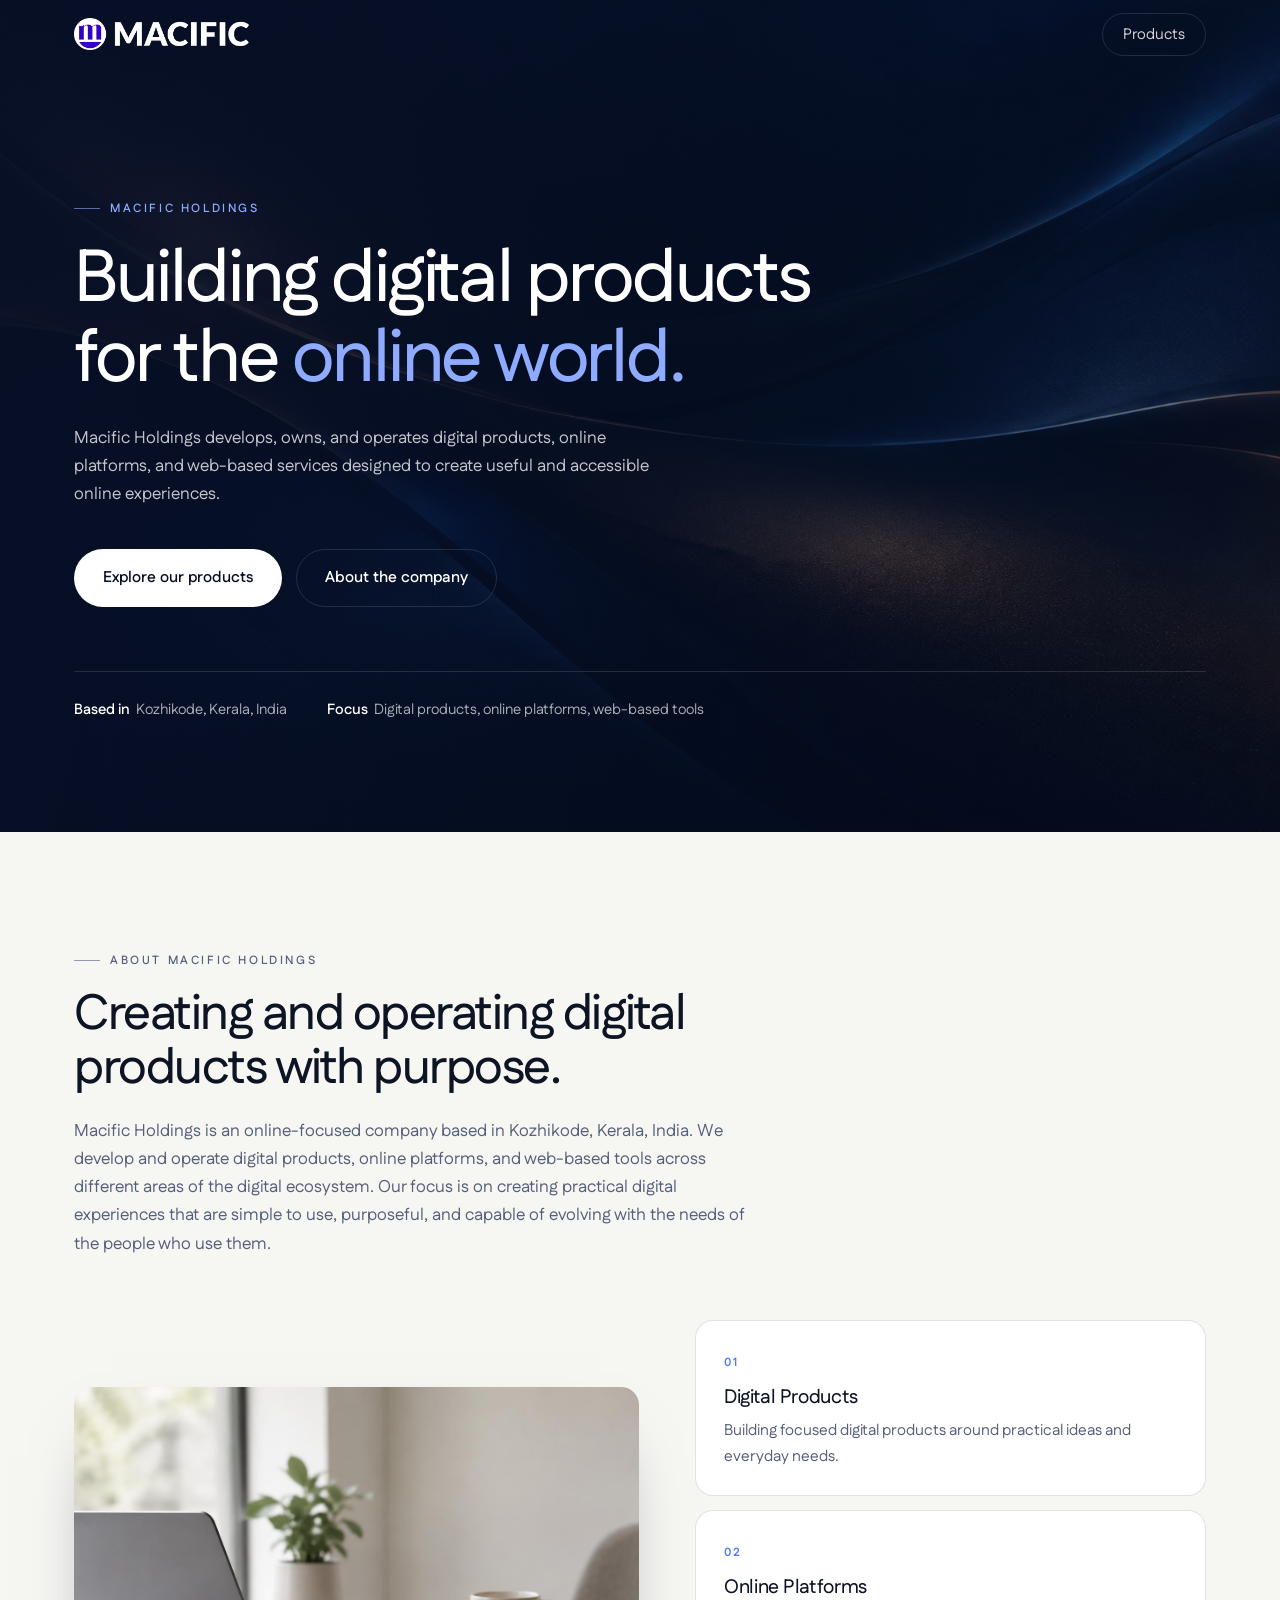
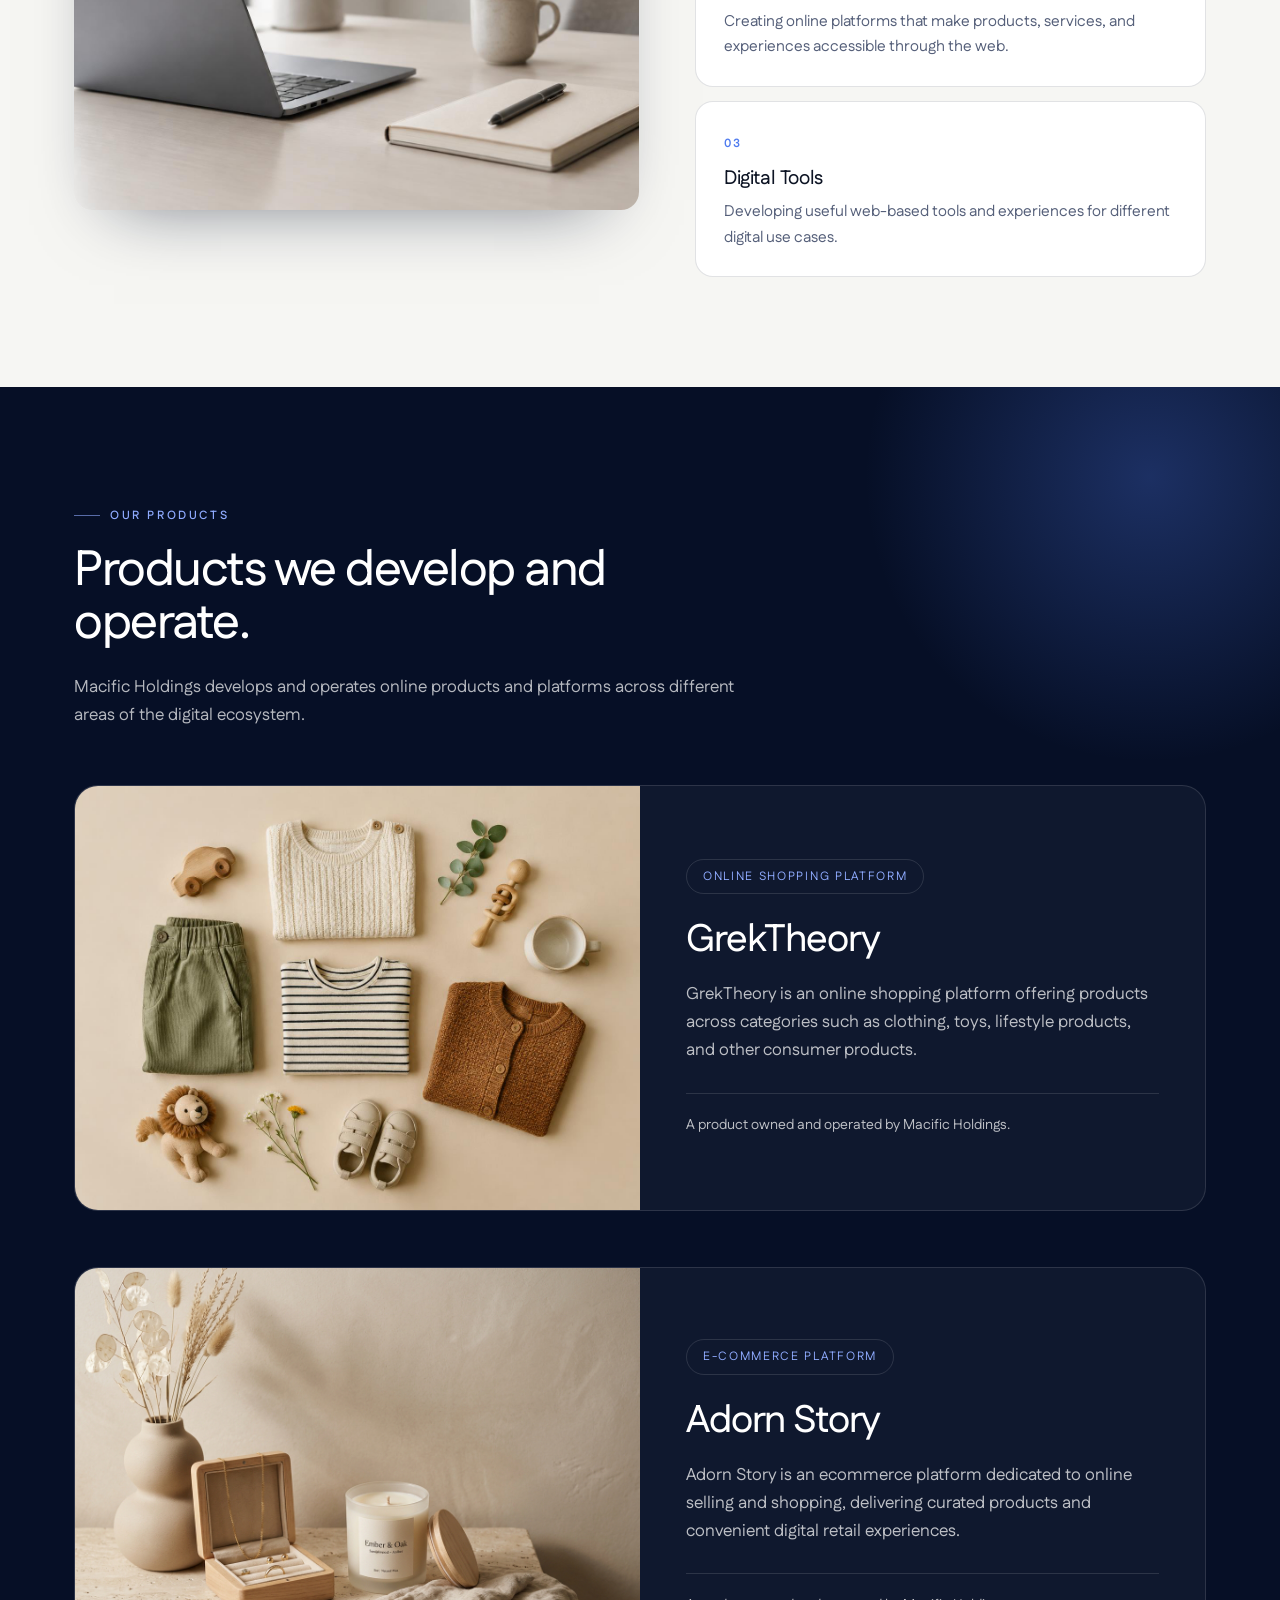
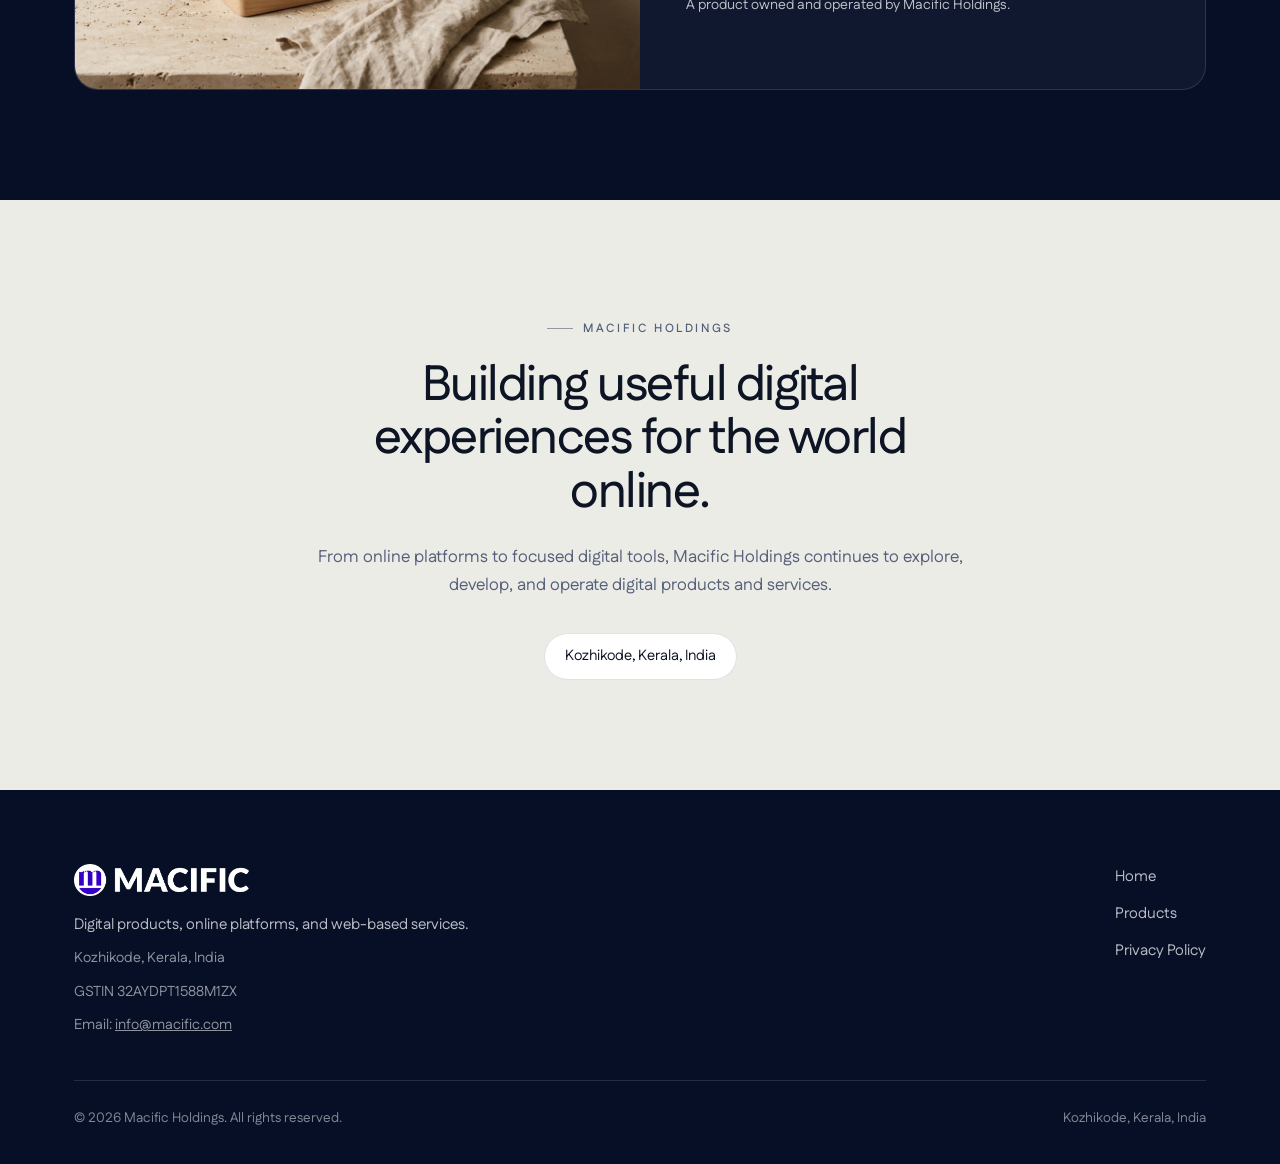
<file: index.html>
<!doctype html>
<html lang="en">

<head>
  <!-- Google tag (gtag.js) -->
  <script async src="https://www.googletagmanager.com/gtag/js?id=G-NNDJZKBCLQ"></script>
  <script>
    window.dataLayer = window.dataLayer || [];
    function gtag() { dataLayer.push(arguments); }
    gtag('js', new Date());

    gtag('config', 'G-NNDJZKBCLQ');
  </script>
  <meta charset="utf-8" />
  <meta name="viewport" content="width=device-width, initial-scale=1" />
  <meta name="facebook-domain-verification" content="76t2jqj9ivnt1dyz52uxk2xew7qopx" />
  <title>Macific Holdings | Digital Products &amp; Online Services in Kozhikode, Kerala</title>
  <meta name="description"
    content="Macific Holdings is a digital products and online services company based in Kozhikode, Kerala, developing and operating online platforms, digital tools, and products such as GrekTheory and Adorn Story." />
  <meta name="robots" content="index, follow" />
  <meta name="googlebot" content="index, follow" />
  <link rel="canonical" href="https://macific.com/" />

  <!-- Open Graph -->
  <meta property="og:site_name" content="Macific Holdings" />
  <meta property="og:title" content="Macific Holdings | Digital Products & Online Services in Kozhikode, Kerala" />
  <meta property="og:description"
    content="Macific Holdings develops, owns, and operates digital products, online platforms, and web-based tools, including GrekTheory and Adorn Story, from Kozhikode, Kerala, India." />
  <meta property="og:type" content="website" />
  <meta property="og:url" content="https://macific.com/" />
  <meta property="og:locale" content="en_IN" />
  <meta property="og:image" content="https://macific.com/images/about.jpg" />
  <meta property="og:image:alt" content="Macific Holdings — digital products and online services" />

  <!-- Twitter -->
  <meta name="twitter:card" content="summary_large_image" />
  <meta name="twitter:title" content="Macific Holdings | Digital Products & Online Services in Kozhikode, Kerala" />
  <meta name="twitter:description"
    content="Macific Holdings develops, owns, and operates digital products, online platforms, and web-based tools, including GrekTheory and Adorn Story." />
  <meta name="twitter:image" content="https://macific.com/images/about.jpg" />

  <link rel="icon" type="image/png" href="/favicon-96x96.png" sizes="96x96" />
  <link rel="icon" type="image/svg+xml" href="/favicon.svg" />
  <link rel="shortcut icon" href="/favicon.ico" />
  <link rel="apple-touch-icon" sizes="180x180" href="/apple-touch-icon.png" />
  <meta name="apple-mobile-web-app-title" content="Macific Holdings" />
  <link rel="manifest" href="/site.webmanifest" />
  <link rel="preconnect" href="https://fonts.googleapis.com" />
  <link rel="preconnect" href="https://fonts.gstatic.com" crossorigin />
  <link href="https://fonts.googleapis.com/css2?family=Fustat:wght@300;400;500;600;700&display=swap" rel="stylesheet" />
  <link rel="stylesheet" href="/styles.css" />

  <script type="application/ld+json">
      {
        "@context": "https://schema.org",
        "@type": "Organization",
        "@id": "https://macific.com/#organization",
        "name": "Macific Holdings",
        "url": "https://macific.com/",
        "logo": "https://macific.com/images/macific-logo.png",
        "description": "Macific Holdings is an online service and digital products company that develops, owns, and operates online platforms, digital products, and web-based tools.",
        "address": {
          "@type": "PostalAddress",
          "addressLocality": "Kozhikode",
          "addressRegion": "Kerala",
          "addressCountry": "IN"
        },
        "brand": [
          {
            "@type": "Brand",
            "name": "GrekTheory",
            "description": "GrekTheory is an online shopping platform offering clothing, toys, lifestyle products, and other consumer products.",
            "parentOrganization": {
              "@id": "https://macific.com/#organization"
            }
          },
          {
            "@type": "Brand",
            "name": "Adorn Story",
            "description": "Adorn Story is an ecommerce platform for online shopping and selling.",
            "parentOrganization": {
              "@id": "https://macific.com/#organization"
            }
          }
        ]
      }
    </script>
  <script type="application/ld+json">
      {
        "@context": "https://schema.org",
        "@type": "WebSite",
        "name": "Macific Holdings",
        "url": "https://macific.com/",
        "publisher": {
          "@id": "https://macific.com/#organization"
        }
      }
    </script>
</head>

<body>
  <header class="site-header" data-header>
    <div class="wrap">
      <a class="brand brand--logo" href="/index.html">
        <img src="/images/macific-logo-white.png" alt="Macific Holdings" width="218" height="40" />
      </a>
      <nav aria-label="Primary">
        <a class="nav-link" href="#products">Products</a>
      </nav>
    </div>
  </header>

  <main>
    <!-- Section 1 — Hero -->
    <section class="hero">
      <div class="hero__bg" aria-hidden="true"></div>
      <div class="hero__veil" aria-hidden="true"></div>
      <div class="wrap">
        <span class="eyebrow eyebrow--light">Macific Holdings</span>
        <h1>Building digital products for the <em>online world.</em></h1>
        <p class="hero__lede">
          Macific Holdings develops, owns, and operates digital products, online platforms, and
          web-based services designed to create useful and accessible online experiences.
        </p>
        <div class="hero__actions">
          <a class="btn btn--primary" href="#products">Explore our products</a>
          <a class="btn btn--ghost" href="#about">About the company</a>
        </div>
        <div class="hero__meta">
          <span><strong>Based in</strong> &nbsp;Kozhikode, Kerala, India</span>
          <span><strong>Focus</strong> &nbsp;Digital products, online platforms, web-based tools</span>
        </div>
      </div>
    </section>

    <!-- Section 2 — About -->
    <section class="section" id="about">
      <div class="wrap">
        <div class="section__head reveal">
          <span class="eyebrow">About Macific Holdings</span>
          <h2>Creating and operating digital products with purpose.</h2>
          <p>
            Macific Holdings is an online-focused company based in Kozhikode, Kerala, India. We
            develop and operate digital products, online platforms, and web-based tools across
            different areas of the digital ecosystem. Our focus is on creating practical digital
            experiences that are simple to use, purposeful, and capable of evolving with the needs
            of the people who use them.
          </p>
        </div>

        <div class="about__grid">
          <div class="about__media reveal">
            <img src="/images/about.jpg" alt="A calm, minimal workspace with a laptop and notebook" width="1280"
              height="960" loading="lazy" />
          </div>
          <div class="pillars">
            <article class="pillar reveal">
              <span class="pillar__idx">01</span>
              <h3>Digital Products</h3>
              <p>Building focused digital products around practical ideas and everyday needs.</p>
            </article>
            <article class="pillar reveal">
              <span class="pillar__idx">02</span>
              <h3>Online Platforms</h3>
              <p>
                Creating online platforms that make products, services, and experiences accessible
                through the web.
              </p>
            </article>
            <article class="pillar reveal">
              <span class="pillar__idx">03</span>
              <h3>Digital Tools</h3>
              <p>Developing useful web-based tools and experiences for different digital use cases.</p>
            </article>
          </div>
        </div>
      </div>
    </section>

    <!-- Section 3 — Products -->
    <section class="section products" id="products">
      <div class="wrap">
        <div class="section__head reveal">
          <span class="eyebrow eyebrow--light">Our Products</span>
          <h2>Products we develop and operate.</h2>
          <p>
            Macific Holdings develops and operates online products and platforms across different
            areas of the digital ecosystem.
          </p>
        </div>

        <article class="product-card reveal">
          <div class="product-card__media">
            <img src="/images/grektheory.jpg"
              alt="Clothing, a toy and lifestyle products arranged on a neutral background" width="1280" height="960"
              loading="lazy" />
          </div>
          <div class="product-card__body">
            <span class="tag">Online Shopping Platform</span>
            <h3>GrekTheory</h3>
            <p>
              GrekTheory is an online shopping platform offering products across categories such as
              clothing, toys, lifestyle products, and other consumer products.
            </p>
            <p class="product-card__owner">A product owned and operated by Macific Holdings.</p>
          </div>
        </article>

        <article class="product-card reveal">
          <div class="product-card__media">
            <img src="/images/adornstory.jpg"
              alt="Curated lifestyle, jewelry, and home decor products arranged on a neutral surface" width="1280" height="960"
              loading="lazy" />
          </div>
          <div class="product-card__body">
            <span class="tag">E-Commerce Platform</span>
            <h3>Adorn Story</h3>
            <p>
              Adorn Story is an ecommerce platform dedicated to online selling and shopping,
              delivering curated products and convenient digital retail experiences.
            </p>
            <p class="product-card__owner">A product owned and operated by Macific Holdings.</p>
          </div>
        </article>
      </div>
    </section>

    <!-- Section 4 — Closing -->
    <section class="section section--alt closing">
      <div class="wrap">
        <div class="inner reveal">
          <span class="eyebrow">Macific Holdings</span>
          <h2>Building useful digital experiences for the world online.</h2>
          <p>
            From online platforms to focused digital tools, Macific Holdings continues to explore,
            develop, and operate digital products and services.
          </p>
          <span class="closing__loc">Kozhikode, Kerala, India</span>
        </div>
      </div>
    </section>
  </main>

  <footer class="site-footer">
    <div class="wrap">
      <div class="footer__top">
        <div class="footer__brand">
          <a class="brand brand--logo" href="/index.html">
            <img src="/images/macific-logo-white.png" alt="Macific Holdings" width="218" height="40" loading="lazy" />
          </a>
          <p>Digital products, online platforms, and web-based services.</p>
          <address class="loc">Kozhikode, Kerala, India</address>
          <p class="loc">GSTIN 32AYDPT1588M1ZX</p>
          <p class="loc">Email: <a href="mailto:info@macific.com">info@macific.com</a></p>
        </div>
        <nav class="footer__links" aria-label="Footer">
          <a href="/index.html">Home</a>
          <a href="/index.html#products">Products</a>
          <a href="/privacy-policy.html">Privacy Policy</a>
        </nav>
      </div>
      <div class="footer__bottom">
        <span>&copy; 2026 Macific Holdings. All rights reserved.</span>
        <span>Kozhikode, Kerala, India</span>
      </div>
    </div>
  </footer>

  <script src="/main.js" defer></script>
</body>

</html>
</file>
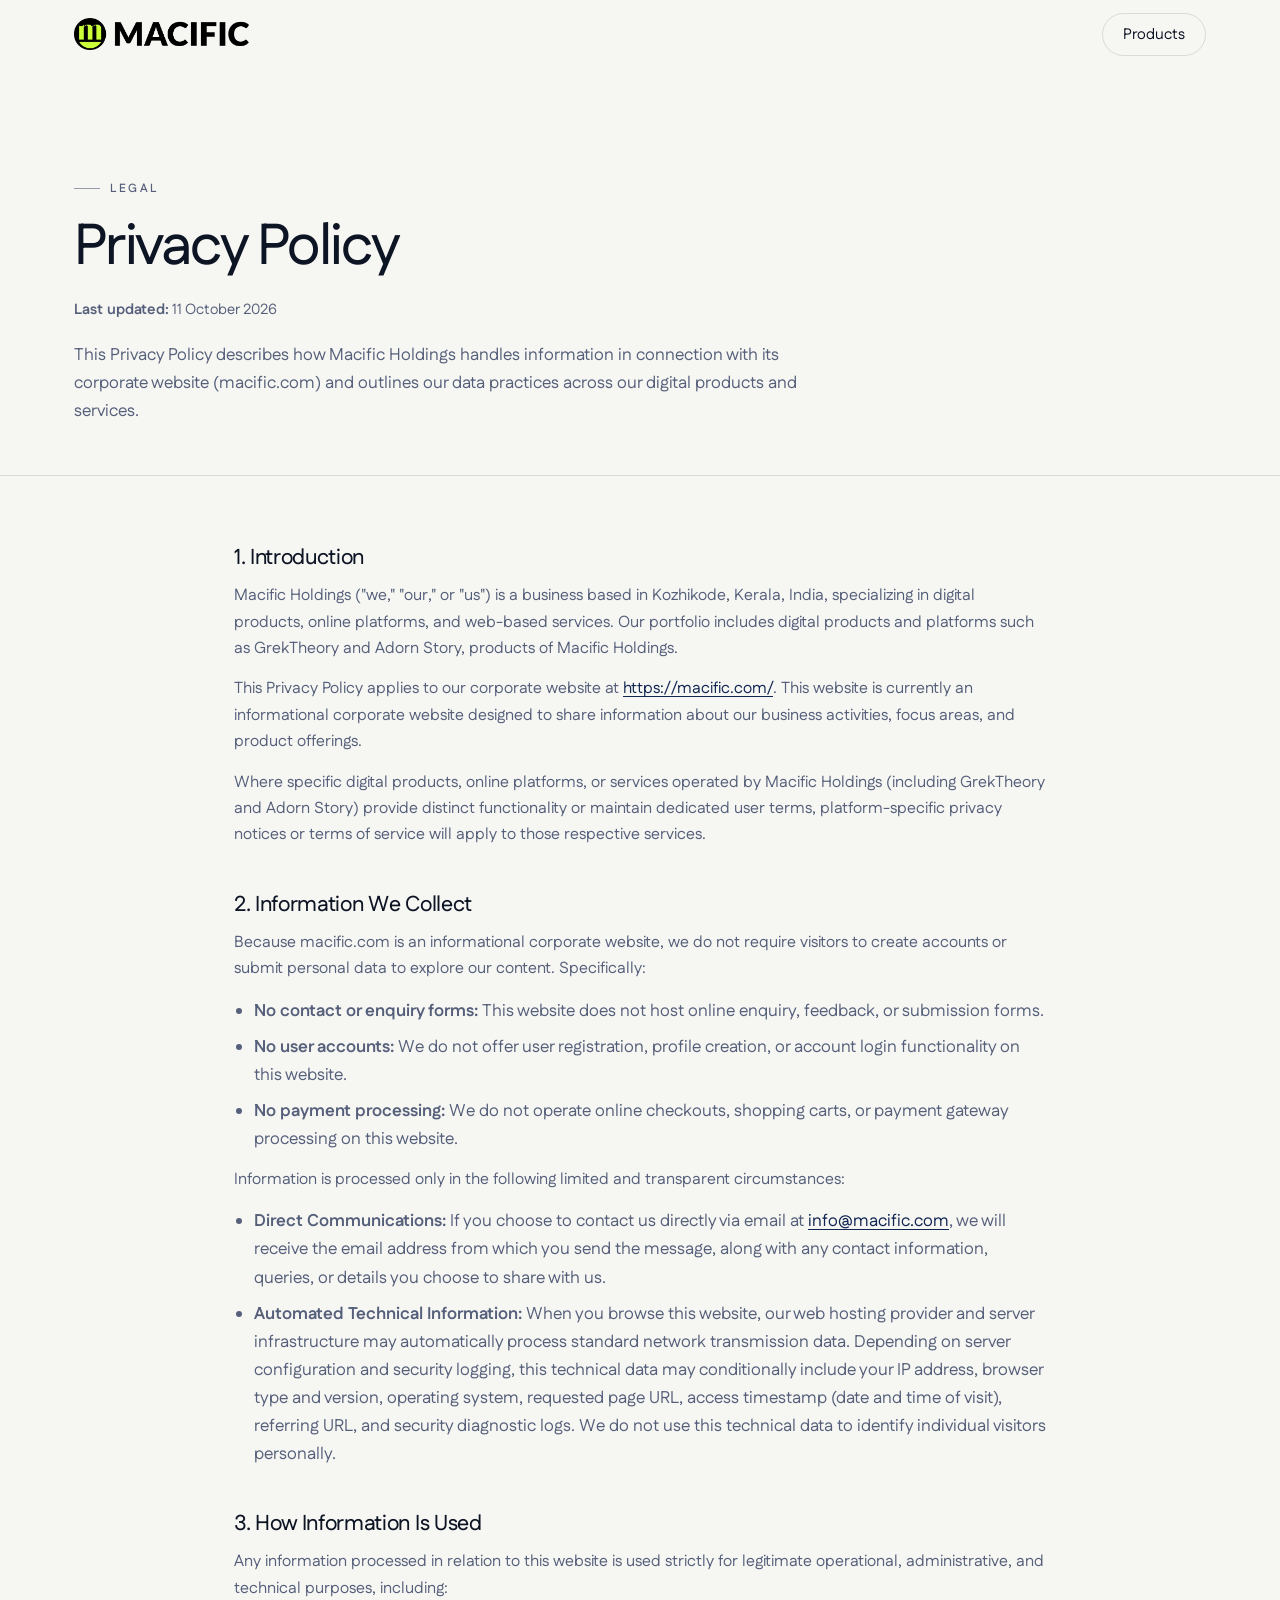
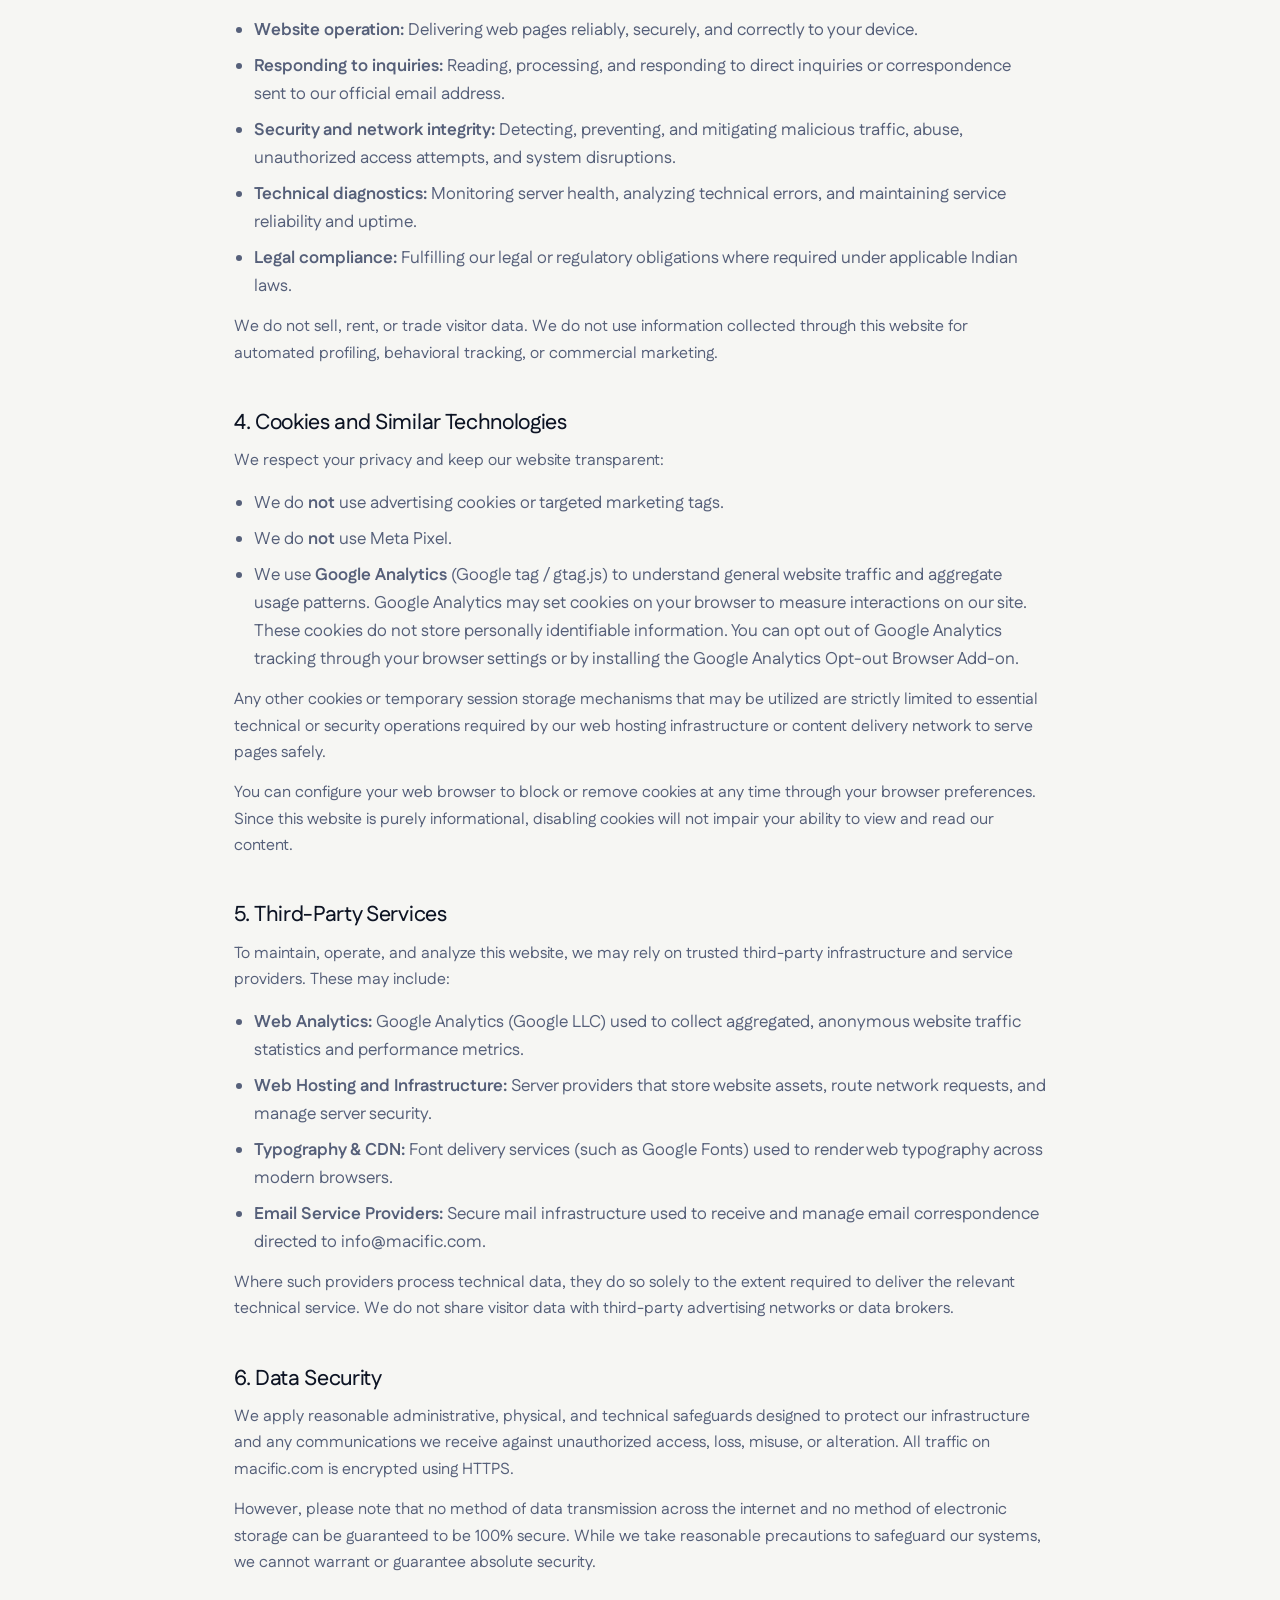
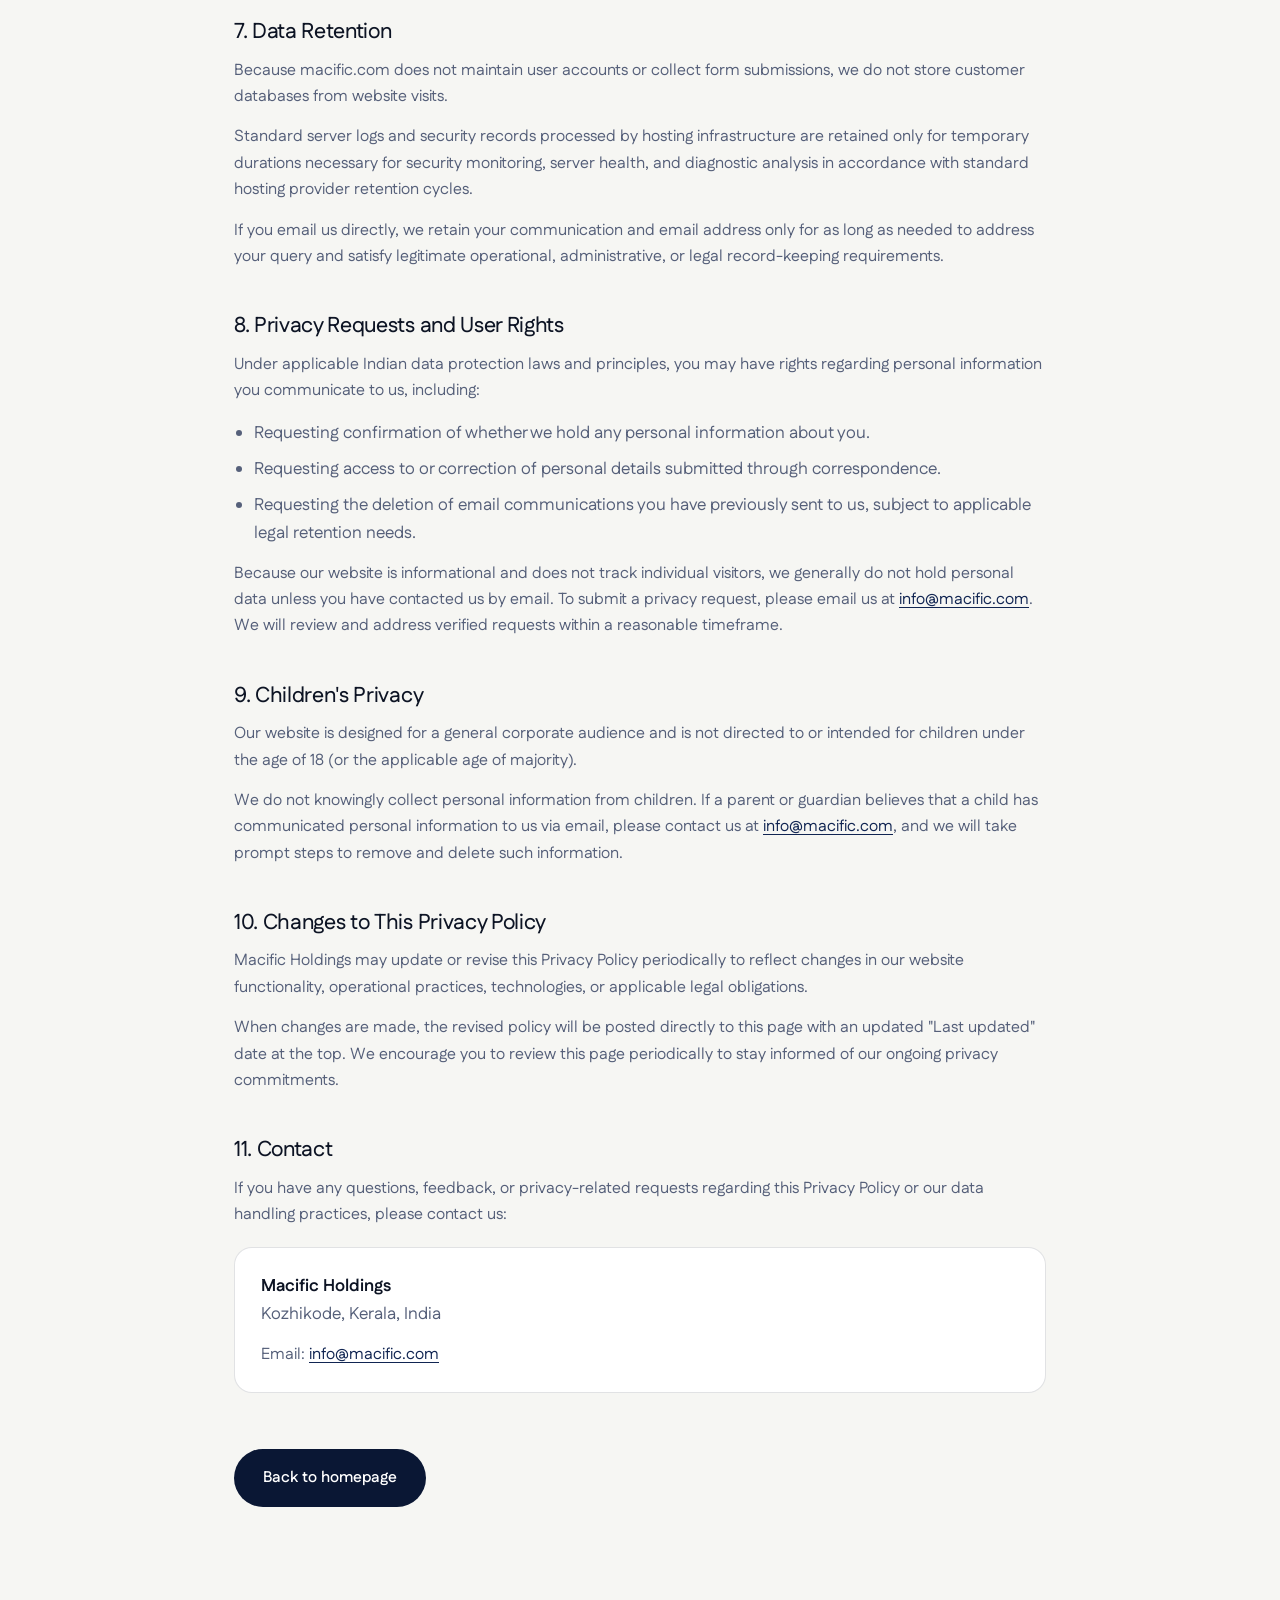
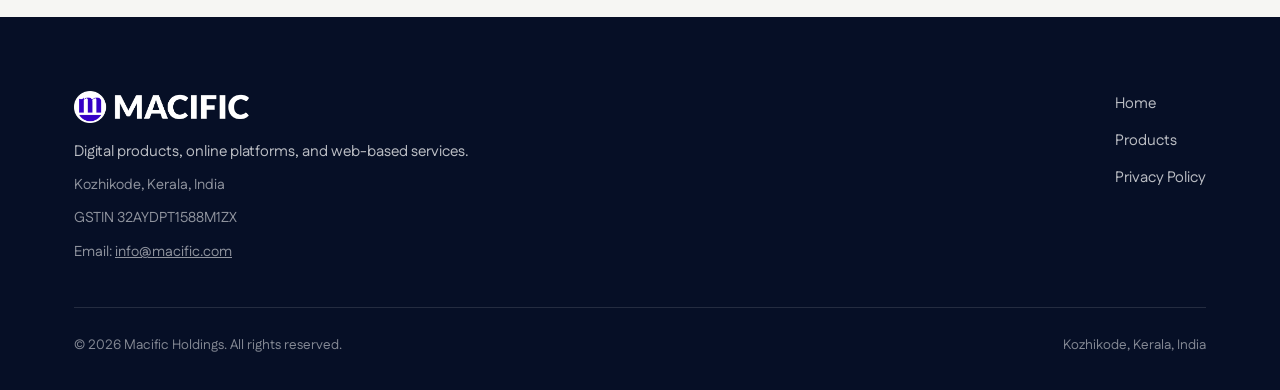
<file: privacy-policy.html>
<!doctype html>
<html lang="en">

<head>
  <!-- Google tag (gtag.js) -->
  <script async src="https://www.googletagmanager.com/gtag/js?id=G-NNDJZKBCLQ"></script>
  <script>
    window.dataLayer = window.dataLayer || [];
    function gtag() { dataLayer.push(arguments); }
    gtag('js', new Date());

    gtag('config', 'G-NNDJZKBCLQ');
  </script>
  <meta charset="utf-8" />
  <meta name="viewport" content="width=device-width, initial-scale=1" />
  <title>Privacy Policy | Macific Holdings</title>
  <meta name="description"
    content="Privacy Policy for Macific Holdings, outlining privacy practices and technical data handling for its informational website and digital products." />
  <meta name="robots" content="index, follow" />
  <meta name="googlebot" content="index, follow" />
  <link rel="canonical" href="https://macific.com/privacy-policy.html" />

  <!-- Open Graph -->
  <meta property="og:site_name" content="Macific Holdings" />
  <meta property="og:title" content="Privacy Policy | Macific Holdings" />
  <meta property="og:description"
    content="Privacy Policy for Macific Holdings, outlining privacy practices and technical data handling for its informational website and digital products." />
  <meta property="og:type" content="website" />
  <meta property="og:url" content="https://macific.com/privacy-policy.html" />
  <meta property="og:locale" content="en_IN" />
  <meta property="og:image" content="https://macific.com/images/about.jpg" />

  <!-- Twitter -->
  <meta name="twitter:card" content="summary_large_image" />
  <meta name="twitter:title" content="Privacy Policy | Macific Holdings" />
  <meta name="twitter:description"
    content="Privacy Policy for Macific Holdings, outlining privacy practices and technical data handling for its informational website and digital products." />
  <meta name="twitter:image" content="https://macific.com/images/about.jpg" />

  <link rel="icon" type="image/png" href="/favicon-96x96.png" sizes="96x96" />
  <link rel="icon" type="image/svg+xml" href="/favicon.svg" />
  <link rel="shortcut icon" href="/favicon.ico" />
  <link rel="apple-touch-icon" sizes="180x180" href="/apple-touch-icon.png" />
  <meta name="apple-mobile-web-app-title" content="Macific Holdings" />
  <link rel="manifest" href="/site.webmanifest" />
  <link rel="preconnect" href="https://fonts.googleapis.com" />
  <link rel="preconnect" href="https://fonts.gstatic.com" crossorigin />
  <link href="https://fonts.googleapis.com/css2?family=Fustat:wght@300;400;500;600;700&display=swap" rel="stylesheet" />
  <link rel="stylesheet" href="/styles.css" />

  <script type="application/ld+json">
      {
        "@context": "https://schema.org",
        "@type": "WebPage",
        "name": "Privacy Policy | Macific Holdings",
        "url": "https://macific.com/privacy-policy.html",
        "isPartOf": {
          "@id": "https://macific.com/#organization"
        },
        "dateModified": "2026-10-11"
      }
    </script>
</head>

<body>
  <header class="site-header site-header--inverse" data-header>
    <div class="wrap">
      <a class="brand brand--logo" href="/index.html">
        <img src="/images/macific-logo-white.png" alt="Macific Holdings" width="218" height="40" />
      </a>
      <nav aria-label="Primary">
        <a class="nav-link" href="/index.html#products">Products</a>
      </nav>
    </div>
  </header>

  <main>
    <section class="legal-hero">
      <div class="wrap">
        <span class="eyebrow">Legal</span>
        <h1>Privacy Policy</h1>
        <p class="updated"><strong>Last updated:</strong> 11 October 2026</p>
        <p class="intro">
          This Privacy Policy describes how Macific Holdings handles information in connection with
          its corporate website (macific.com) and outlines our data practices across our digital
          products and services.
        </p>
      </div>
    </section>

    <section class="legal-body">
      <div class="wrap">
        <section>
          <h2>1. Introduction</h2>
          <p>
            Macific Holdings ("we," "our," or "us") is a business based in Kozhikode, Kerala, India,
            specializing in digital products, online platforms, and web-based services. Our portfolio
            includes digital products and platforms such as GrekTheory and Adorn Story, products of Macific Holdings.
          </p>
          <p>
            This Privacy Policy applies to our corporate website at
            <a href="https://macific.com/">https://macific.com/</a>. This website is currently an
            informational corporate website designed to share information about our business activities,
            focus areas, and product offerings.
          </p>
          <p>
            Where specific digital products, online platforms, or services operated by Macific
            Holdings (including GrekTheory and Adorn Story) provide distinct functionality or maintain dedicated
            user terms, platform-specific privacy notices or terms of service will apply to those
            respective services.
          </p>
        </section>

        <section>
          <h2>2. Information We Collect</h2>
          <p>
            Because macific.com is an informational corporate website, we do not require visitors to
            create accounts or submit personal data to explore our content. Specifically:
          </p>
          <ul>
            <li><strong>No contact or enquiry forms:</strong> This website does not host online enquiry, feedback, or
              submission forms.</li>
            <li><strong>No user accounts:</strong> We do not offer user registration, profile creation, or account login
              functionality on this website.</li>
            <li><strong>No payment processing:</strong> We do not operate online checkouts, shopping carts, or payment
              gateway processing on this website.</li>
          </ul>
          <p>
            Information is processed only in the following limited and transparent circumstances:
          </p>
          <ul>
            <li>
              <strong>Direct Communications:</strong> If you choose to contact us directly via email
              at <a href="mailto:info@macific.com">info@macific.com</a>, we will receive the email address
              from which you send the message, along with any contact information, queries, or details
              you choose to share with us.
            </li>
            <li>
              <strong>Automated Technical Information:</strong> When you browse this website, our web
              hosting provider and server infrastructure may automatically process standard network
              transmission data. Depending on server configuration and security logging, this technical
              data may conditionally include your IP address, browser type and version, operating system,
              requested page URL, access timestamp (date and time of visit), referring URL, and security
              diagnostic logs. We do not use this technical data to identify individual visitors personally.
            </li>
          </ul>
        </section>

        <section>
          <h2>3. How Information Is Used</h2>
          <p>
            Any information processed in relation to this website is used strictly for legitimate
            operational, administrative, and technical purposes, including:
          </p>
          <ul>
            <li><strong>Website operation:</strong> Delivering web pages reliably, securely, and correctly to your
              device.</li>
            <li><strong>Responding to inquiries:</strong> Reading, processing, and responding to direct inquiries or
              correspondence sent to our official email address.</li>
            <li><strong>Security and network integrity:</strong> Detecting, preventing, and mitigating malicious
              traffic, abuse, unauthorized access attempts, and system disruptions.</li>
            <li><strong>Technical diagnostics:</strong> Monitoring server health, analyzing technical errors, and
              maintaining service reliability and uptime.</li>
            <li><strong>Legal compliance:</strong> Fulfilling our legal or regulatory obligations where required under
              applicable Indian laws.</li>
          </ul>
          <p>
            We do not sell, rent, or trade visitor data. We do not use information collected through
            this website for automated profiling, behavioral tracking, or commercial marketing.
          </p>
        </section>

        <section>
          <h2>4. Cookies and Similar Technologies</h2>
          <p>
            We respect your privacy and keep our website transparent:
          </p>
          <ul>
            <li>We do <strong>not</strong> use advertising cookies or targeted marketing tags.</li>
            <li>We do <strong>not</strong> use Meta Pixel.</li>
            <li>
              We use <strong>Google Analytics</strong> (Google tag / gtag.js) to understand general website traffic and
              aggregate usage patterns. Google Analytics may set cookies on your browser to measure interactions on our
              site. These cookies do not store personally identifiable information. You can opt out of Google Analytics
              tracking through your browser settings or by installing the Google Analytics Opt-out Browser Add-on.
            </li>
          </ul>
          <p>
            Any other cookies or temporary session storage mechanisms that may be utilized are strictly
            limited to essential technical or security operations required by our web hosting
            infrastructure or content delivery network to serve pages safely.
          </p>
          <p>
            You can configure your web browser to block or remove cookies at any time through your
            browser preferences. Since this website is purely informational, disabling cookies will not
            impair your ability to view and read our content.
          </p>
        </section>

        <section>
          <h2>5. Third-Party Services</h2>
          <p>
            To maintain, operate, and analyze this website, we may rely on trusted third-party
            infrastructure and service providers. These may include:
          </p>
          <ul>
            <li><strong>Web Analytics:</strong> Google Analytics (Google LLC) used to collect aggregated, anonymous
              website traffic statistics and performance metrics.</li>
            <li><strong>Web Hosting and Infrastructure:</strong> Server providers that store website assets, route
              network requests, and manage server security.</li>
            <li><strong>Typography &amp; CDN:</strong> Font delivery services (such as Google Fonts) used to render web
              typography across modern browsers.</li>
            <li><strong>Email Service Providers:</strong> Secure mail infrastructure used to receive and manage email
              correspondence directed to info@macific.com.</li>
          </ul>
          <p>
            Where such providers process technical data, they do so solely to the extent required to
            deliver the relevant technical service. We do not share visitor data with third-party
            advertising networks or data brokers.
          </p>
        </section>

        <section>
          <h2>6. Data Security</h2>
          <p>
            We apply reasonable administrative, physical, and technical safeguards designed to protect
            our infrastructure and any communications we receive against unauthorized access, loss,
            misuse, or alteration. All traffic on macific.com is encrypted using HTTPS.
          </p>
          <p>
            However, please note that no method of data transmission across the internet and no method
            of electronic storage can be guaranteed to be 100% secure. While we take reasonable
            precautions to safeguard our systems, we cannot warrant or guarantee absolute security.
          </p>
        </section>

        <section>
          <h2>7. Data Retention</h2>
          <p>
            Because macific.com does not maintain user accounts or collect form submissions, we do not
            store customer databases from website visits.
          </p>
          <p>
            Standard server logs and security records processed by hosting infrastructure are retained
            only for temporary durations necessary for security monitoring, server health, and diagnostic
            analysis in accordance with standard hosting provider retention cycles.
          </p>
          <p>
            If you email us directly, we retain your communication and email address only for as long
            as needed to address your query and satisfy legitimate operational, administrative, or legal
            record-keeping requirements.
          </p>
        </section>

        <section>
          <h2>8. Privacy Requests and User Rights</h2>
          <p>
            Under applicable Indian data protection laws and principles, you may have rights regarding
            personal information you communicate to us, including:
          </p>
          <ul>
            <li>Requesting confirmation of whether we hold any personal information about you.</li>
            <li>Requesting access to or correction of personal details submitted through correspondence.</li>
            <li>Requesting the deletion of email communications you have previously sent to us, subject to applicable
              legal retention needs.</li>
          </ul>
          <p>
            Because our website is informational and does not track individual visitors, we generally do
            not hold personal data unless you have contacted us by email. To submit a privacy request,
            please email us at <a href="mailto:info@macific.com">info@macific.com</a>. We will review
            and address verified requests within a reasonable timeframe.
          </p>
        </section>

        <section>
          <h2>9. Children's Privacy</h2>
          <p>
            Our website is designed for a general corporate audience and is not directed to or intended
            for children under the age of 18 (or the applicable age of majority).
          </p>
          <p>
            We do not knowingly collect personal information from children. If a parent or guardian
            believes that a child has communicated personal information to us via email, please contact
            us at <a href="mailto:info@macific.com">info@macific.com</a>, and we will take prompt steps
            to remove and delete such information.
          </p>
        </section>

        <section>
          <h2>10. Changes to This Privacy Policy</h2>
          <p>
            Macific Holdings may update or revise this Privacy Policy periodically to reflect changes in
            our website functionality, operational practices, technologies, or applicable legal
            obligations.
          </p>
          <p>
            When changes are made, the revised policy will be posted directly to this page with an
            updated "Last updated" date at the top. We encourage you to review this page periodically to
            stay informed of our ongoing privacy commitments.
          </p>
        </section>

        <section>
          <h2>11. Contact</h2>
          <p>
            If you have any questions, feedback, or privacy-related requests regarding this Privacy Policy
            or our data handling practices, please contact us:
          </p>
          <address class="legal-contact">
            <strong>Macific Holdings</strong>
            <span class="muted">Kozhikode, Kerala, India</span>
            <p class="legal-contact__email">
              Email: <a href="mailto:info@macific.com">info@macific.com</a>
            </p>
          </address>
        </section>

        <div class="back-home">
          <a class="btn btn--dark" href="/index.html">Back to homepage</a>
        </div>
      </div>
    </section>
  </main>

  <footer class="site-footer">
    <div class="wrap">
      <div class="footer__top">
        <div class="footer__brand">
          <a class="brand brand--logo" href="/index.html">
            <img src="/images/macific-logo-white.png" alt="Macific Holdings" width="218" height="40" loading="lazy" />
          </a>
          <p>Digital products, online platforms, and web-based services.</p>
          <p class="loc">Kozhikode, Kerala, India</p>
          <p class="loc">GSTIN 32AYDPT1588M1ZX</p>
          <p class="loc">Email: <a href="mailto:info@macific.com">info@macific.com</a></p>
        </div>
        <nav class="footer__links" aria-label="Footer">
          <a href="/index.html">Home</a>
          <a href="/index.html#products">Products</a>
          <a href="/privacy-policy.html">Privacy Policy</a>
        </nav>
      </div>
      <div class="footer__bottom">
        <span>&copy; 2026 Macific Holdings. All rights reserved.</span>
        <span>Kozhikode, Kerala, India</span>
      </div>
    </div>
  </footer>

  <script src="/main.js" defer></script>
</body>

</html>
</file>
<file: styles.css>
/* Macific Holdings — corporate site styles */

:root {
  --navy-900: #060f26;
  --navy-800: #0a1734;
  --navy-700: #112552;
  --navy-600: #1a3372;
  --blue-400: #4f7bef;
  --blue-300: #8fabff;
  --paper: #f6f6f3;
  --paper-2: #ecece7;
  --ink: #0d1424;
  --ink-muted: #56607a;
  --line: rgba(255, 255, 255, 0.12);
  --line-dark: rgba(13, 20, 36, 0.12);
  --radius: 18px;
  --maxw: 1180px;
  --ease: cubic-bezier(0.22, 1, 0.36, 1);
}

* { box-sizing: border-box; }

html { scroll-behavior: smooth; scroll-padding-top: 96px; }

body {
  margin: 0;
  font-family: "Fustat", ui-sans-serif, system-ui, -apple-system, "Segoe UI", sans-serif;
  background: var(--paper);
  color: var(--ink);
  font-size: 17px;
  line-height: 1.65;
  -webkit-font-smoothing: antialiased;
}

img { max-width: 100%; display: block; }

a { color: inherit; }

.wrap {
  width: 100%;
  max-width: var(--maxw);
  margin: 0 auto;
  padding: 0 24px;
}

h1, h2, h3 {
  font-weight: 500;
  letter-spacing: -0.03em;
  line-height: 1.08;
  margin: 0;
}

h1 { font-size: clamp(2.6rem, 6vw, 4.6rem); }
h2 { font-size: clamp(2rem, 4vw, 3.1rem); }
h3 { font-size: 1.22rem; letter-spacing: -0.015em; line-height: 1.3; }

p { margin: 0; }

.eyebrow {
  display: inline-flex;
  align-items: center;
  gap: 10px;
  font-size: 0.74rem;
  letter-spacing: 0.22em;
  text-transform: uppercase;
  color: var(--ink-muted);
  font-weight: 600;
}

.eyebrow::before {
  content: "";
  width: 26px;
  height: 1px;
  background: currentColor;
  opacity: 0.6;
}

.eyebrow--light { color: var(--blue-300); }

.muted { color: var(--ink-muted); }

/* ---------- Header ---------- */

.site-header {
  position: fixed;
  inset: 0 0 auto 0;
  z-index: 50;
  padding: 18px 0;
  transition: background 0.4s var(--ease), padding 0.4s var(--ease), border-color 0.4s var(--ease);
  border-bottom: 1px solid transparent;
}

.site-header.is-solid {
  background: rgba(6, 15, 38, 0.82);
  backdrop-filter: blur(14px);
  border-bottom-color: var(--line);
  padding: 12px 0;
}

.site-header .wrap {
  display: flex;
  align-items: center;
  justify-content: space-between;
  gap: 20px;
}

.brand {
  display: inline-flex;
  align-items: center;
  gap: 12px;
  color: #fff;
  text-decoration: none;
  font-weight: 600;
  letter-spacing: -0.02em;
  font-size: 1.05rem;
}

.brand--logo img { display: block; height: 26px; width: auto; transition: filter 0.3s var(--ease); }
.site-header--inverse .brand--logo img { filter: invert(1); }

.brand .mark {
  width: 30px;
  height: 30px;
  border-radius: 9px;
  background: linear-gradient(135deg, var(--blue-400), #9fb6ff);
  display: grid;
  place-items: center;
  color: var(--navy-900);
  font-size: 0.85rem;
  font-weight: 700;
}

.nav-link {
  color: rgba(255, 255, 255, 0.82);
  text-decoration: none;
  font-size: 0.95rem;
  padding: 10px 20px;
  border: 1px solid var(--line);
  border-radius: 999px;
  transition: background 0.3s var(--ease), color 0.3s var(--ease), border-color 0.3s var(--ease);
}

.nav-link:hover,
.nav-link:focus-visible { background: #fff; color: var(--navy-900); border-color: #fff; }

/* dark header variant on light pages */
.site-header--inverse .brand { color: var(--ink); }
.site-header--inverse .nav-link { color: var(--ink); border-color: var(--line-dark); }
.site-header--inverse .nav-link:hover { background: var(--navy-800); color: #fff; border-color: var(--navy-800); }
.site-header--inverse.is-solid { background: rgba(246, 246, 243, 0.9); border-bottom-color: var(--line-dark); }
.site-header--inverse.is-solid .brand { color: var(--ink); }

/* ---------- Hero ---------- */

.hero {
  position: relative;
  background: var(--navy-900);
  color: #fff;
  overflow: hidden;
  padding: 190px 0 110px;
}

.hero__bg {
  position: absolute;
  inset: 0;
  background-image: url("/images/hero-bg.jpg");
  background-size: cover;
  background-position: center;
  opacity: 0.85;
  transform: scale(1.05);
}

.hero__veil {
  position: absolute;
  inset: 0;
  background: linear-gradient(105deg, rgba(6, 15, 38, 0.96) 12%, rgba(6, 15, 38, 0.7) 52%, rgba(6, 15, 38, 0.45) 100%);
}

.hero .wrap { position: relative; }

.hero h1 { margin: 22px 0 0; max-width: 16ch; }

.hero h1 em {
  font-style: normal;
  color: var(--blue-300);
}

.hero__lede {
  margin-top: 26px;
  max-width: 54ch;
  color: rgba(255, 255, 255, 0.76);
  font-size: 1.06rem;
}

.hero__actions {
  margin-top: 40px;
  display: flex;
  flex-wrap: wrap;
  align-items: center;
  gap: 14px;
}

.btn {
  display: inline-flex;
  align-items: center;
  gap: 10px;
  border-radius: 999px;
  padding: 15px 28px;
  font-size: 0.97rem;
  font-weight: 600;
  text-decoration: none;
  border: 1px solid transparent;
  transition: transform 0.3s var(--ease), background 0.3s var(--ease), color 0.3s var(--ease), border-color 0.3s var(--ease);
}

.btn:hover { transform: translateY(-2px); }

.btn--primary { background: #fff; color: var(--navy-900); }
.btn--primary:hover { background: var(--blue-300); }

.btn--ghost { border-color: var(--line); color: #fff; }
.btn--ghost:hover { border-color: #fff; background: rgba(255, 255, 255, 0.08); }

.btn--dark { background: var(--navy-800); color: #fff; }
.btn--dark:hover { background: var(--navy-700); }

.hero__meta {
  margin-top: 64px;
  padding-top: 26px;
  border-top: 1px solid var(--line);
  display: flex;
  flex-wrap: wrap;
  gap: 12px 40px;
  color: rgba(255, 255, 255, 0.66);
  font-size: 0.92rem;
}

.hero__meta strong { color: #fff; font-weight: 600; }

/* ---------- Sections ---------- */

.section { padding: 110px 0; }
.section--tight { padding: 88px 0; }
.section--alt { background: var(--paper-2); }

.section__head { max-width: 62ch; }
.section__head h2 { margin-top: 18px; max-width: 20ch; }
.section__head p { margin-top: 22px; color: var(--ink-muted); }

.about__grid {
  margin-top: 62px;
  display: grid;
  grid-template-columns: 1.05fr 0.95fr;
  gap: 56px;
  align-items: center;
}

.about__media {
  border-radius: var(--radius);
  overflow: hidden;
  box-shadow: 0 30px 70px -40px rgba(6, 15, 38, 0.6);
}

.about__media img { width: 100%; height: 100%; object-fit: cover; }

.pillars { display: grid; gap: 14px; }

.pillar {
  background: #fff;
  border: 1px solid var(--line-dark);
  border-radius: var(--radius);
  padding: 26px 28px;
  transition: transform 0.35s var(--ease), box-shadow 0.35s var(--ease), border-color 0.35s var(--ease);
}

.pillar:hover {
  transform: translateY(-3px);
  border-color: rgba(79, 123, 239, 0.45);
  box-shadow: 0 24px 50px -34px rgba(6, 15, 38, 0.55);
}

.pillar__idx {
  font-size: 0.74rem;
  letter-spacing: 0.18em;
  color: var(--blue-400);
  font-weight: 700;
}

.pillar h3 { margin: 10px 0 8px; }
.pillar p { color: var(--ink-muted); font-size: 0.97rem; }

/* ---------- Products ---------- */

.products {
  background: var(--navy-900);
  color: #fff;
  position: relative;
  overflow: hidden;
}

.products::after {
  content: "";
  position: absolute;
  width: 620px;
  height: 620px;
  right: -180px;
  top: -220px;
  background: radial-gradient(circle, rgba(79, 123, 239, 0.3), transparent 65%);
  pointer-events: none;
}

.products .section__head h2 { color: #fff; }
.products .section__head p { color: rgba(255, 255, 255, 0.7); }
.products .wrap { position: relative; }

.product-card {
  margin-top: 56px;
  display: grid;
  grid-template-columns: 1fr 1fr;
  gap: 0;
  border: 1px solid var(--line);
  border-radius: 24px;
  overflow: hidden;
  background: rgba(255, 255, 255, 0.04);
}

.product-card__media { min-height: 380px; }
.product-card__media img { width: 100%; height: 100%; object-fit: cover; }

.product-card__body {
  padding: 48px 46px;
  display: flex;
  flex-direction: column;
  justify-content: center;
}

.tag {
  align-self: flex-start;
  border: 1px solid var(--line);
  border-radius: 999px;
  padding: 7px 16px;
  font-size: 0.75rem;
  letter-spacing: 0.14em;
  text-transform: uppercase;
  color: var(--blue-300);
}

.product-card__body h3 {
  font-size: clamp(1.8rem, 3vw, 2.4rem);
  margin: 22px 0 14px;
  letter-spacing: -0.03em;
}

.product-card__body p { color: rgba(255, 255, 255, 0.72); }

.product-card__owner {
  margin-top: 28px;
  padding-top: 20px;
  border-top: 1px solid var(--line);
  font-size: 0.88rem;
  color: rgba(255, 255, 255, 0.6);
}

/* ---------- Closing ---------- */

.closing { text-align: center; }
.closing .inner { max-width: 60ch; margin: 0 auto; }
.closing h2 { margin: 20px auto 0; }
.closing p { margin-top: 24px; color: var(--ink-muted); }

.closing__loc {
  margin-top: 34px;
  display: inline-flex;
  gap: 10px;
  align-items: center;
  font-size: 0.92rem;
  color: var(--ink);
  border: 1px solid var(--line-dark);
  border-radius: 999px;
  padding: 10px 20px;
  background: #fff;
}

/* ---------- Footer ---------- */

.site-footer {
  background: var(--navy-900);
  color: rgba(255, 255, 255, 0.72);
  padding: 74px 0 34px;
}

.footer__top {
  display: flex;
  flex-wrap: wrap;
  gap: 40px;
  justify-content: space-between;
  padding-bottom: 42px;
  border-bottom: 1px solid var(--line);
}

.footer__brand { max-width: 36ch; }
.footer__brand .brand { margin-bottom: 16px; }
.brand--logo img { display: block; height: 32px; width: auto; }
.footer__brand p { font-size: 0.95rem; }
.footer__brand .loc { margin-top: 10px; color: rgba(255, 255, 255, 0.55); font-size: 0.9rem; font-style: normal; }

.footer__links { display: grid; gap: 12px; align-content: start; }
.footer__links a { text-decoration: none; font-size: 0.95rem; transition: color 0.25s var(--ease); }
.footer__links a:hover { color: #fff; }

.footer__bottom {
  padding-top: 26px;
  display: flex;
  flex-wrap: wrap;
  gap: 12px;
  justify-content: space-between;
  font-size: 0.85rem;
  color: rgba(255, 255, 255, 0.5);
}

/* ---------- Legal page ---------- */

.legal-hero {
  background: var(--paper);
  padding: 170px 0 50px;
  border-bottom: 1px solid var(--line-dark);
}

.legal-hero h1 { font-size: clamp(2.2rem, 5vw, 3.6rem); margin-top: 18px; }
.legal-hero .updated { margin-top: 20px; font-size: 0.92rem; color: var(--ink-muted); }
.legal-hero .intro { margin-top: 18px; max-width: 70ch; color: var(--ink-muted); }

.legal-body { padding: 70px 0 110px; }
.legal-body .wrap { max-width: 860px; }

.legal-body section + section { margin-top: 44px; }
.legal-body h2 { font-size: 1.35rem; letter-spacing: -0.015em; }
.legal-body p { margin-top: 14px; color: var(--ink-muted); font-size: 1rem; }
.legal-body ul { margin: 14px 0 0; padding-left: 20px; color: var(--ink-muted); }
.legal-body li { margin-bottom: 8px; }

.legal-contact {
  display: block;
  margin-top: 18px;
  border: 1px solid var(--line-dark);
  border-radius: var(--radius);
  padding: 24px 26px;
  background: #fff;
  font-style: normal;
}

.legal-contact strong { display: block; color: var(--ink); }

.legal-body p a,
.legal-body li a,
.legal-contact a {
  color: var(--navy-700);
  text-decoration: underline;
  text-underline-offset: 3px;
  transition: color 0.2s var(--ease);
}

.legal-body p a:hover,
.legal-body p a:focus-visible,
.legal-body li a:hover,
.legal-body li a:focus-visible,
.legal-contact a:hover,
.legal-contact a:focus-visible {
  color: var(--blue-400);
}

.legal-contact__email {
  margin-top: 12px;
  color: var(--ink);
}

.back-home { margin-top: 56px; }

/* ---------- Reveal animation ---------- */

.reveal {
  opacity: 0;
  transform: translateY(26px);
  transition: opacity 0.8s var(--ease), transform 0.8s var(--ease);
}

.reveal.is-visible { opacity: 1; transform: none; }

@media (prefers-reduced-motion: reduce) {
  html { scroll-behavior: auto; }
  .reveal { opacity: 1; transform: none; transition: none; }
  .btn:hover, .pillar:hover { transform: none; }
}

/* ---------- Responsive ---------- */

@media (max-width: 900px) {
  .about__grid { grid-template-columns: 1fr; gap: 34px; }
  .product-card { grid-template-columns: 1fr; }
  .product-card__media { min-height: 260px; }
  .product-card__body { padding: 34px 26px; }
  .hero { padding: 150px 0 80px; }
  .section { padding: 80px 0; }
}

@media (max-width: 560px) {
  body { font-size: 16px; }
  .hero__actions .btn { width: 100%; justify-content: center; }
  .footer__top { flex-direction: column; }
}
</file>
